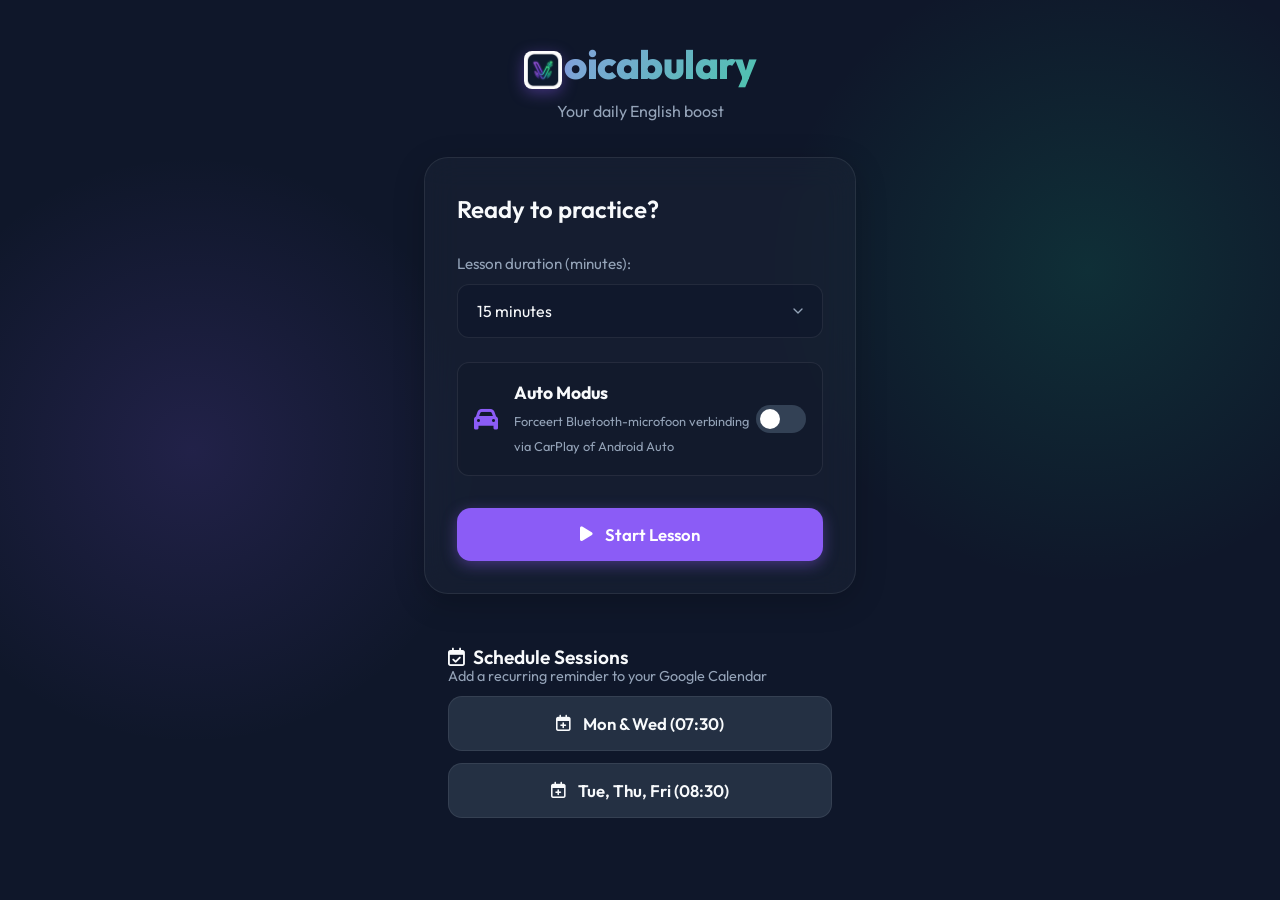
<file: index.html>
<!DOCTYPE html>
<html lang="nl">
<head>
    <meta charset="UTF-8">
    <meta name="viewport" content="width=device-width, initial-scale=1.0, maximum-scale=1.0, user-scalable=no">
    <title>Voicabulary - Daily English</title>
    <meta name="theme-color" content="#8b5cf6">
    <link rel="manifest" href="manifest.json">
    <link rel="icon" href="icon.png" type="image/png">
    <link rel="apple-touch-icon" href="icon.png">
    <link rel="stylesheet" href="styles.css">
    <link href="https://fonts.googleapis.com/css2?family=Outfit:wght@400;600;800&display=swap" rel="stylesheet">
    <link rel="stylesheet" href="https://cdnjs.cloudflare.com/ajax/libs/font-awesome/6.4.0/css/all.min.css">
</head>
<body>
    <div class="app-container">
        <!-- Header -->
        <header>
            <h1><img src="icon.png" alt="V" class="inline-logo">oicabulary</h1>
            <p>Your daily English boost</p>
        </header>

        <!-- Main Content Area -->
        <main>
            <!-- Setup Screen -->
            <section id="setup-screen" class="screen active">
                <div class="card glass-card">
                    <h2>Ready to practice?</h2>
                    <div class="duration-selector">
                        <label for="duration">Lesson duration (minutes):</label>
                        <select id="duration" class="custom-select">
                            <option value="1">1 minute (Test)</option>
                            <option value="15" selected>15 minutes</option>
                            <option value="20">20 minutes</option>
                            <option value="30">30 minutes</option>
                        </select>
                    </div>

                    <div class="car-mode-toggle">
                        <label for="car-mode-switch" class="switch-label">
                            <i class="fas fa-car side-icon"></i> 
                            <div>
                                <strong>Auto Modus</strong>
                                <span class="help-text">Forceert Bluetooth-microfoon verbinding via CarPlay of Android Auto</span>
                            </div>
                        </label>
                        <label class="switch">
                            <input type="checkbox" id="car-mode-switch">
                            <span class="slider round"></span>
                        </label>
                    </div>

                    <button id="start-btn" class="primary-btn pulse-btn">
                        <i class="fas fa-play"></i> Start Lesson
                    </button>
                </div>

                <div class="card integration-card">
                    <h3><i class="far fa-calendar-check"></i> Schedule Sessions</h3>
                    <p class="subtitle">Add a recurring reminder to your Google Calendar</p>
                    <div class="calendar-buttons">
                        <button id="cal-mon-wed" class="secondary-btn">
                            <i class="far fa-calendar-plus"></i> Mon & Wed (07:30)
                        </button>
                        <button id="cal-tue-thu-fri" class="secondary-btn">
                            <i class="far fa-calendar-plus"></i> Tue, Thu, Fri (08:30)
                        </button>
                    </div>
                </div>
            </section>

            <!-- Learning Screen -->
            <section id="learning-screen" class="screen">
                <div class="status-indicator">
                    <div class="timer" id="timer">15:00</div>
                    <div class="progress">
                        <div class="progress-bar" id="progress-bar" style="width: 0%"></div>
                    </div>
                </div>

                <div class="interaction-area glass-card">
                    <div id="ai-status" class="status-text">Getting ready...</div>
                    
                    <div class="voice-visualizer" id="visualizer">
                        <div class="bar"></div>
                        <div class="bar"></div>
                        <div class="bar"></div>
                        <div class="bar"></div>
                        <div class="bar"></div>
                    </div>
                    
                    <div class="current-word-display" id="word-display">
                        <h2 id="target-word">--</h2>
                        <p id="word-translation" class="hidden">--</p>
                        <p id="word-context" class="hidden context-text">--</p>
                    </div>

                    <div class="controls">
                        <button id="mic-btn" class="mic-btn disabled">
                            <i class="fas fa-microphone"></i>
                        </button>
                        <p class="mic-hint" id="mic-hint">App is speaking...</p>
                    </div>
                </div>
                
                <div class="bottom-controls">
                    <button id="skip-btn" class="text-btn"><i class="fas fa-forward"></i> Skip</button>
                    <button id="end-early-btn" class="text-btn danger"><i class="fas fa-stop"></i> End Early</button>
                </div>
            </section>

            <!-- Summary Screen -->
            <section id="summary-screen" class="screen">
                <div class="card success-card glass-card">
                    <div class="success-icon-wrap">
                        <i class="fas fa-check-circle"></i>
                    </div>
                    <h2>Lesson Complete!</h2>
                    <p>Great job! You practiced <span id="words-managed" class="highlight">0</span> words today.</p>
                    
                    <h3 style="margin-top: 1rem; text-align: left; padding: 0 1rem;">Mastery Dashboard</h3>
                    <p style="font-size: 0.85rem; color: var(--text-secondary); text-align: left; padding: 0 1rem; margin-top: -0.5rem;">Geoefende woorden lichten op.</p>
                    <div class="word-list-preview styled-scrollbar" id="word-list-preview">
                        <!-- Words injected via JS -->
                    </div>

                    <button id="export-keep-btn" class="primary-btn">
                        <i class="fas fa-share-nodes"></i> Save to Google Keep
                    </button>
                    <button id="home-btn" class="text-btn return-btn">Back to Home</button>
                </div>
            </section>
        </main>
    </div>

    <script src="words.js"></script>
    <script src="integrations.js"></script>
    <script src="app.js"></script>
</body>
</html>
</file>
<file: styles.css>
:root {
    --bg-dark: #0f172a;
    --primary: #8b5cf6;
    --primary-hover: #7c3aed;
    --secondary: #334155;
    --accent: #10b981;
    --danger: #ef4444;
    --text-primary: #f8fafc;
    --text-secondary: #94a3b8;
    
    --glass-bg: rgba(30, 41, 59, 0.4);
    --glass-border: rgba(255, 255, 255, 0.08);
    --glow: 0 0 20px rgba(139, 92, 246, 0.3);
}

* {
    box-sizing: border-box;
    margin: 0;
    padding: 0;
    -webkit-tap-highlight-color: transparent;
}

body {
    font-family: 'Outfit', sans-serif;
    background-color: var(--bg-dark);
    color: var(--text-primary);
    line-height: 1.6;
    min-height: 100vh;
    display: flex;
    justify-content: center;
    background-image: 
        radial-gradient(circle at 15% 50%, rgba(139, 92, 246, 0.15), transparent 25%),
        radial-gradient(circle at 85% 30%, rgba(16, 185, 129, 0.15), transparent 25%);
    background-attachment: fixed;
}

.app-container {
    width: 100%;
    max-width: 480px;
    min-height: 100vh;
    display: flex;
    flex-direction: column;
    padding: 2rem 1.5rem;
}

header {
    text-align: center;
    margin-bottom: 2rem;
    animation: slideDown 0.6s ease-out;
}

.inline-logo {
    height: 2.4rem;
    width: 2.4rem;
    border-radius: 0.5rem;
    vertical-align: text-bottom;
    margin-right: 0.15rem;
    box-shadow: 0 4px 15px rgba(139, 92, 246, 0.4);
}

header h1 {
    font-size: 2.5rem;
    font-weight: 800;
    background: linear-gradient(135deg, #a78bfa, #34d399);
    -webkit-background-clip: text;
    -webkit-text-fill-color: transparent;
    margin-bottom: 0.2rem;
    letter-spacing: -0.5px;
}

header p {
    color: var(--text-secondary);
    font-size: 1rem;
    font-weight: 400;
}

.screen {
    display: none;
    flex-direction: column;
    gap: 1.5rem;
    animation: fadeIn 0.4s ease-out forwards;
}

.screen.active {
    display: flex;
}

@keyframes fadeIn {
    from { opacity: 0; transform: translateY(15px); }
    to { opacity: 1; transform: translateY(0); }
}

@keyframes slideDown {
    from { opacity: 0; transform: translateY(-20px); }
    to { opacity: 1; transform: translateY(0); }
}

/* Glass Cards */
.glass-card {
    background: var(--glass-bg);
    backdrop-filter: blur(16px);
    -webkit-backdrop-filter: blur(16px);
    border: 1px solid var(--glass-border);
    border-radius: 24px;
    padding: 2rem;
    box-shadow: 0 8px 32px rgba(0, 0, 0, 0.2);
    display: flex;
    flex-direction: column;
    gap: 1.5rem;
}

h2 {
    font-size: 1.5rem;
    font-weight: 600;
    color: var(--text-primary);
}

h3 {
    font-size: 1.2rem;
    font-weight: 600;
    color: var(--text-primary);
    display: flex;
    align-items: center;
    gap: 0.5rem;
}

.subtitle {
    color: var(--text-secondary);
    font-size: 0.9rem;
    margin-top: -0.5rem;
}

/* Forms & Selects */
.duration-selector {
    display: flex;
    flex-direction: column;
    gap: 0.5rem;
}

.duration-selector label {
    color: var(--text-secondary);
    font-size: 0.95rem;
}

.custom-select {
    width: 100%;
    padding: 1rem 1.2rem;
    background-color: rgba(15, 23, 42, 0.6);
    border: 1px solid var(--glass-border);
    border-radius: 12px;
    color: var(--text-primary);
    font-size: 1rem;
    font-family: inherit;
    appearance: none;
    outline: none;
    cursor: pointer;
    transition: all 0.3s;
    background-image: url("data:image/svg+xml;charset=UTF-8,%3csvg xmlns='http://www.w3.org/2000/svg' viewBox='0 0 24 24' fill='none' stroke='%2394a3b8' stroke-width='2' stroke-linecap='round' stroke-linejoin='round'%3e%3cpolyline points='6 9 12 15 18 9'%3e%3c/polyline%3e%3c/svg%3e");
    background-repeat: no-repeat;
    background-position: right 1rem center;
    background-size: 1em;
}

.custom-select:focus {
    border-color: var(--primary);
    box-shadow: var(--glow);
}

/* Buttons */
button {
    font-family: inherit;
    border: none;
    border-radius: 14px;
    padding: 1rem 1.5rem;
    font-size: 1.05rem;
    font-weight: 600;
    cursor: pointer;
    transition: all 0.25s cubic-bezier(0.4, 0, 0.2, 1);
    display: flex;
    align-items: center;
    justify-content: center;
    gap: 0.75rem;
}

.primary-btn {
    background-color: var(--primary);
    color: white;
    width: 100%;
    box-shadow: 0 4px 15px rgba(139, 92, 246, 0.4);
}

.primary-btn:hover, .primary-btn:active {
    background-color: var(--primary-hover);
    transform: translateY(-2px);
    box-shadow: 0 6px 20px rgba(139, 92, 246, 0.6);
}

.secondary-btn {
    background-color: rgba(51, 65, 85, 0.6);
    color: var(--text-primary);
    border: 1px solid var(--glass-border);
    width: 100%;
}

.secondary-btn:hover {
    background-color: rgba(71, 85, 105, 0.8);
}

.text-btn {
    background: transparent;
    color: var(--text-secondary);
    padding: 0.75rem;
    font-size: 0.95rem;
}

.text-btn:hover {
    color: var(--text-primary);
}

.text-btn.danger {
    color: var(--danger);
    opacity: 0.8;
}

.text-btn.danger:hover {
    opacity: 1;
}

/* Calendar specifically */
.integration-card {
    padding: 1.5rem;
}

.calendar-buttons {
    display: flex;
    flex-direction: column;
    gap: 0.8rem;
    margin-top: 0.5rem;
}

/* Learning Screen */
.status-indicator {
    display: flex;
    flex-direction: column;
    gap: 0.5rem;
    margin-bottom: 0.5rem;
}

.timer {
    font-size: 1.5rem;
    font-weight: 800;
    text-align: center;
    color: var(--text-primary);
    letter-spacing: 1px;
}

.progress {
    height: 8px;
    background-color: rgba(0,0,0,0.2);
    border-radius: 10px;
    overflow: hidden;
    position: relative;
    border: 1px solid var(--glass-border);
}

.progress-bar {
    height: 100%;
    background: linear-gradient(90deg, var(--primary), var(--accent));
    transition: width 1s linear;
}

.interaction-area {
    flex: 1;
    min-height: 420px;
    position: relative;
    overflow: hidden;
    display: flex;
    flex-direction: column;
    align-items: center;
    justify-content: space-between;
    padding: 2.5rem 1.5rem;
}

.status-text {
    color: var(--text-secondary);
    font-size: 1.1rem;
    font-weight: 600;
    text-align: center;
    height: 24px;
}

/* Visualizer */
.voice-visualizer {
    display: flex;
    gap: 8px;
    align-items: center;
    height: 60px;
    margin: 1.5rem 0;
}

.voice-visualizer .bar {
    width: 6px;
    background: var(--text-secondary);
    border-radius: 6px;
    height: 12px;
    transition: all 0.2s ease;
}

/* App speaking animation */
.voice-visualizer.speaking .bar {
    background: var(--primary);
    animation: bounce 1s ease-in-out infinite;
}

.voice-visualizer.speaking .bar:nth-child(2) { animation-delay: 0.1s; }
.voice-visualizer.speaking .bar:nth-child(3) { animation-delay: 0.2s; }
.voice-visualizer.speaking .bar:nth-child(4) { animation-delay: 0.3s; }
.voice-visualizer.speaking .bar:nth-child(5) { animation-delay: 0.4s; }

/* User listening animation */
.voice-visualizer.listening .bar {
    background: var(--accent);
    animation: listenPulse 1.2s ease-in-out infinite alternate;
}

.voice-visualizer.listening .bar:nth-child(even) { animation-delay: 0.3s; }

@keyframes bounce {
    0%, 100% { height: 12px; }
    50% { height: 45px; }
}

@keyframes listenPulse {
    0% { height: 15px; opacity: 0.6; }
    100% { height: 35px; opacity: 1; }
}

/* Word Display */
.current-word-display {
    text-align: center;
    width: 100%;
    display: flex;
    flex-direction: column;
    gap: 0.5rem;
    flex-grow: 1;
    justify-content: center;
}

.current-word-display h2 {
    font-size: 2.5rem;
    line-height: 1.2;
    background: linear-gradient(to right, #fff, #cbd5e1);
    -webkit-background-clip: text;
    -webkit-text-fill-color: transparent;
    transition: all 0.3s;
}

.current-word-display p.hidden {
    opacity: 0;
    transform: translateY(10px);
    pointer-events: none;
    position: absolute;
}

.current-word-display p {
    color: var(--primary);
    font-size: 1.2rem;
    transition: all 0.4s cubic-bezier(0.175, 0.885, 0.32, 1.275);
    opacity: 1;
    transform: translateY(0);
    position: relative;
}

.context-text {
    font-size: 1rem !important;
    color: var(--text-secondary) !important;
    font-style: italic;
    margin-top: 0.5rem;
    padding: 0 1rem;
}

/* Mic Control */
.controls {
    display: flex;
    flex-direction: column;
    align-items: center;
    gap: 1rem;
}

.mic-btn {
    width: 72px;
    height: 72px;
    border-radius: 50%;
    background-color: var(--secondary);
    color: white;
    font-size: 1.8rem;
    padding: 0;
    box-shadow: 0 8px 24px rgba(0,0,0,0.3);
    position: relative;
}

.mic-btn::before {
    content: '';
    position: absolute;
    top: -4px; left: -4px; right: -4px; bottom: -4px;
    border-radius: 50%;
    background: linear-gradient(135deg, var(--primary), var(--accent));
    z-index: -1;
    opacity: 0;
    transition: opacity 0.3s;
}

.mic-btn.active {
    background-color: var(--bg-dark);
    color: var(--accent);
    transform: scale(1.1);
}

.mic-btn.active::before {
    opacity: 1;
    animation: spin 3s linear infinite;
}

.mic-btn.disabled {
    opacity: 0.5;
    cursor: not-allowed;
    transform: scale(0.95);
}

@keyframes spin {
    100% { transform: rotate(360deg); }
}

.mic-hint {
    font-size: 0.9rem;
    color: var(--text-secondary);
}

.bottom-controls {
    display: flex;
    justify-content: space-between;
    margin-top: 0.5rem;
}

/* Summary Screen */
.success-card {
    align-items: center;
    text-align: center;
}

.success-icon-wrap {
    width: 80px;
    height: 80px;
    border-radius: 50%;
    background: rgba(16, 185, 129, 0.1);
    display: flex;
    align-items: center;
    justify-content: center;
    margin: 0 auto;
}

.success-icon-wrap i {
    font-size: 3rem;
    color: var(--accent);
}

.highlight {
    color: var(--accent);
    font-weight: 800;
    font-size: 1.2rem;
}

.word-list-preview {
    width: 100%;
    max-height: 250px;
    overflow-y: auto;
    background: rgba(15, 23, 42, 0.6);
    border-radius: 16px;
    padding: 0.5rem 1rem;
    text-align: left;
    margin: 1rem 0;
    border: 1px solid var(--glass-border);
}

.word-item {
    display: flex;
    justify-content: space-between;
    padding: 0.8rem 0;
    border-bottom: 1px solid var(--glass-border);
    font-size: 0.95rem;
}

.word-item:last-child {
    border-bottom: none;
}

.word-item span:first-child {
    font-weight: 600;
    color: var(--text-primary);
}

.word-item span:last-child {
    color: var(--text-secondary);
}

/* Custom Scrollbar */
.styled-scrollbar::-webkit-scrollbar {
    width: 6px;
}
.styled-scrollbar::-webkit-scrollbar-track {
    background: transparent;
}
.styled-scrollbar::-webkit-scrollbar-thumb {
    background: var(--secondary);
    border-radius: 10px;
}
.styled-scrollbar::-webkit-scrollbar-thumb:hover {
    background: var(--text-secondary);
}

.return-btn {
    margin-top: 0.5rem;
}

/* Car Mode Toggle */
.car-mode-toggle {
    display: flex;
    justify-content: space-between;
    align-items: center;
    background: rgba(15, 23, 42, 0.4);
    padding: 1rem;
    border-radius: 12px;
    border: 1px solid var(--glass-border);
    margin-bottom: 0.5rem;
}

.switch-label {
    display: flex;
    gap: 1rem;
    align-items: center;
    cursor: pointer;
}

.switch-label .side-icon {
    font-size: 1.5rem;
    color: var(--primary);
}

.switch-label strong {
    display: block;
    color: var(--text-primary);
    font-size: 1.1rem;
}

.switch-label .help-text {
    font-size: 0.8rem;
    color: var(--text-secondary);
}

/* Toggle Switch */
.switch {
  position: relative;
  display: inline-block;
  width: 50px;
  height: 28px;
  flex-shrink: 0;
}

.switch input { 
  opacity: 0;
  width: 0;
  height: 0;
}

.slider {
  position: absolute;
  cursor: pointer;
  top: 0; left: 0; right: 0; bottom: 0;
  background-color: var(--secondary);
  transition: .4s;
}

.slider:before {
  position: absolute;
  content: "";
  height: 20px;
  width: 20px;
  left: 4px;
  bottom: 4px;
  background-color: white;
  transition: .4s;
}

input:checked + .slider {
  background-color: var(--accent);
}

input:checked + .slider:before {
  transform: translateX(22px);
}

.slider.round {
  border-radius: 34px;
}

.slider.round:before {
  border-radius: 50%;
}

/* Car Mode Active Overrides */
body.car-mode-active .mic-btn {
    width: 120px;
    height: 120px;
    font-size: 3rem;
    margin: 2rem 0;
}

body.car-mode-active .bottom-controls button {
    font-size: 1.2rem;
    padding: 1.5rem;
}

body.car-mode-active .current-word-display h2 {
    font-size: 3.5rem;
}

body.car-mode-active .current-word-display p, 
body.car-mode-active .context-text {
    font-size: 1.5rem !important;
}

/* Dashboard Items */
.dashboard-item {
    display: flex;
    flex-direction: column;
    padding: 0.8rem 0;
    border-bottom: 1px solid var(--glass-border);
    font-size: 0.95rem;
}

.dashboard-item:last-child {
    border-bottom: none;
}

.word-info {
    display: flex;
    justify-content: space-between;
    margin-bottom: 0.3rem;
}

.word-info strong {
    color: var(--text-primary);
}

.word-info span {
    color: var(--text-secondary);
}

.word-scores {
    display: flex;
    gap: 1rem;
    font-size: 0.85rem;
    color: var(--accent);
}

.word-scores span {
    display: flex;
    align-items: center;
    gap: 0.3rem;
}

/* Mastered State */
.dashboard-item.mastered {
    opacity: 0.5;
}

.dashboard-item.mastered .word-info strong,
.dashboard-item.mastered .word-info span {
    text-decoration: line-through;
}

/* Highlight today's practice */
.dashboard-item.practiced-today {
    background: rgba(139, 92, 246, 0.1);
    border-radius: 8px;
    padding: 0.8rem;
    border: 1px solid rgba(139, 92, 246, 0.3);
}
</file>
